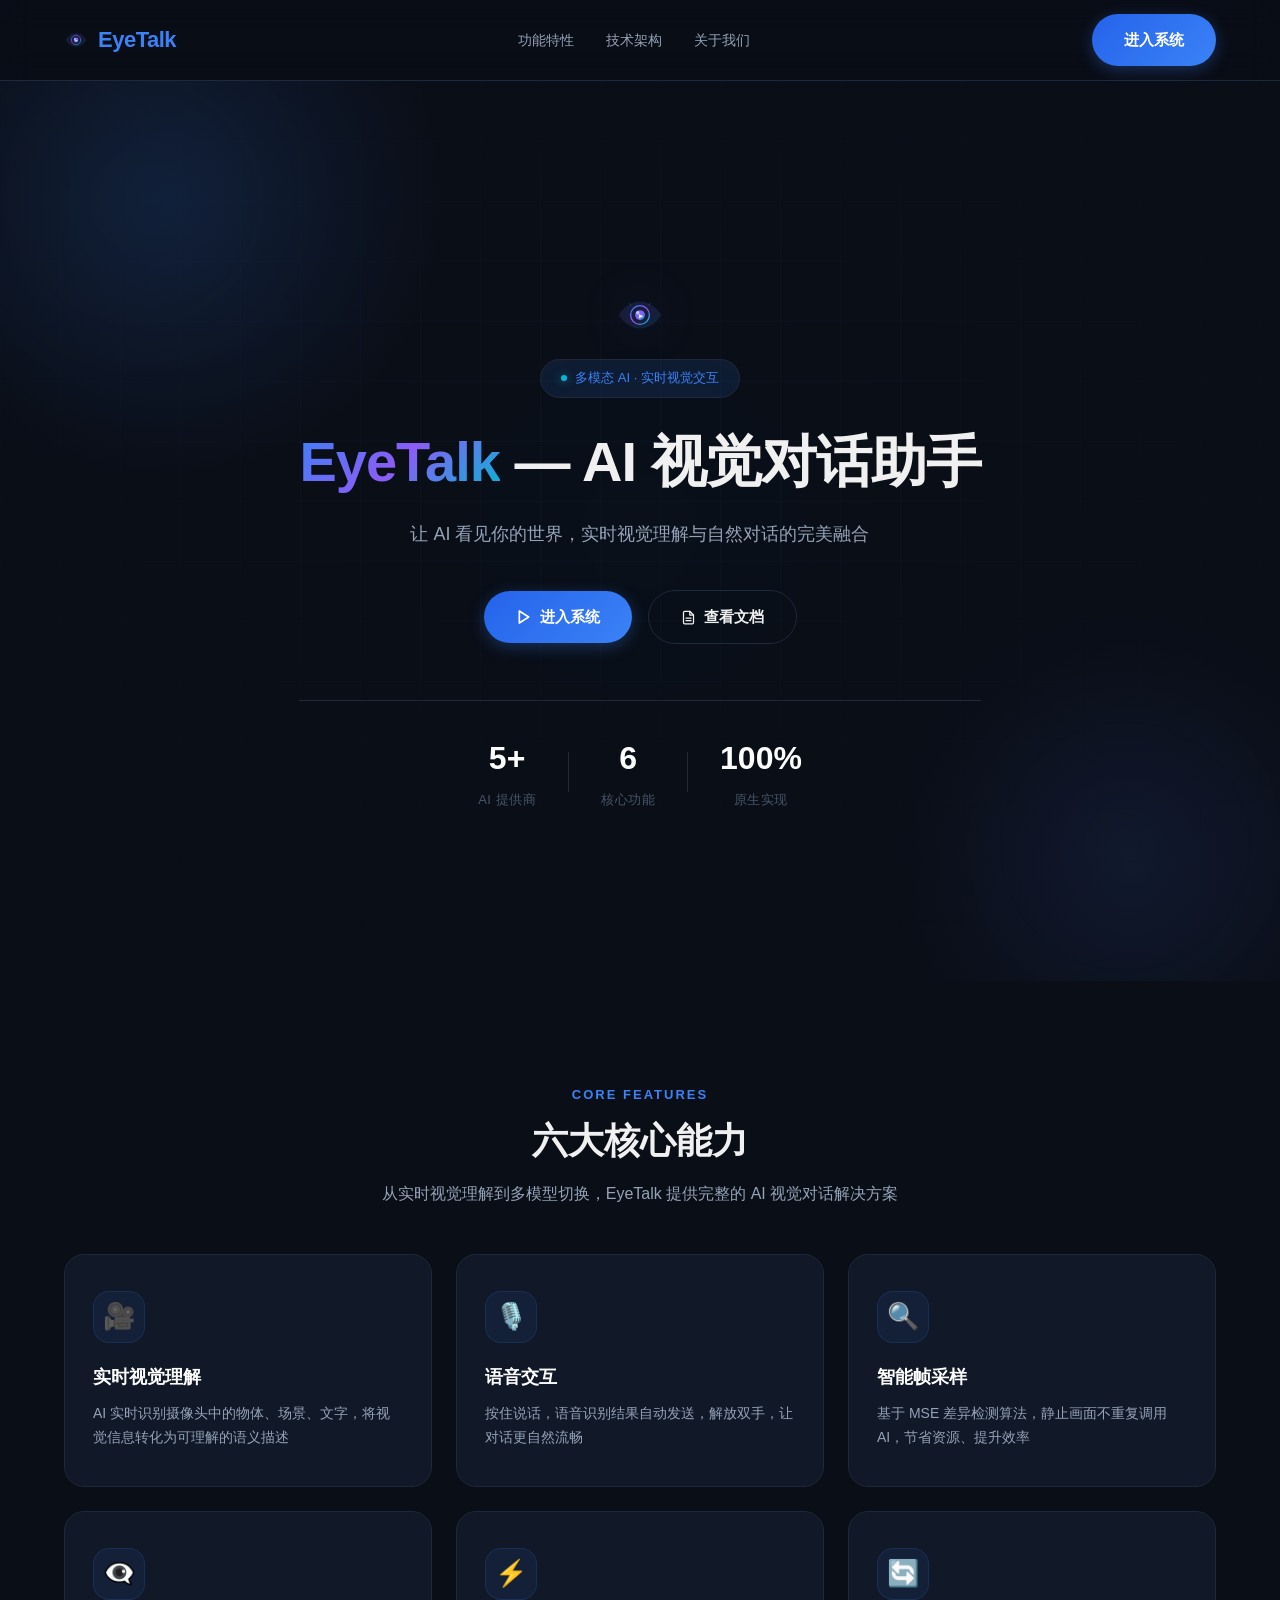
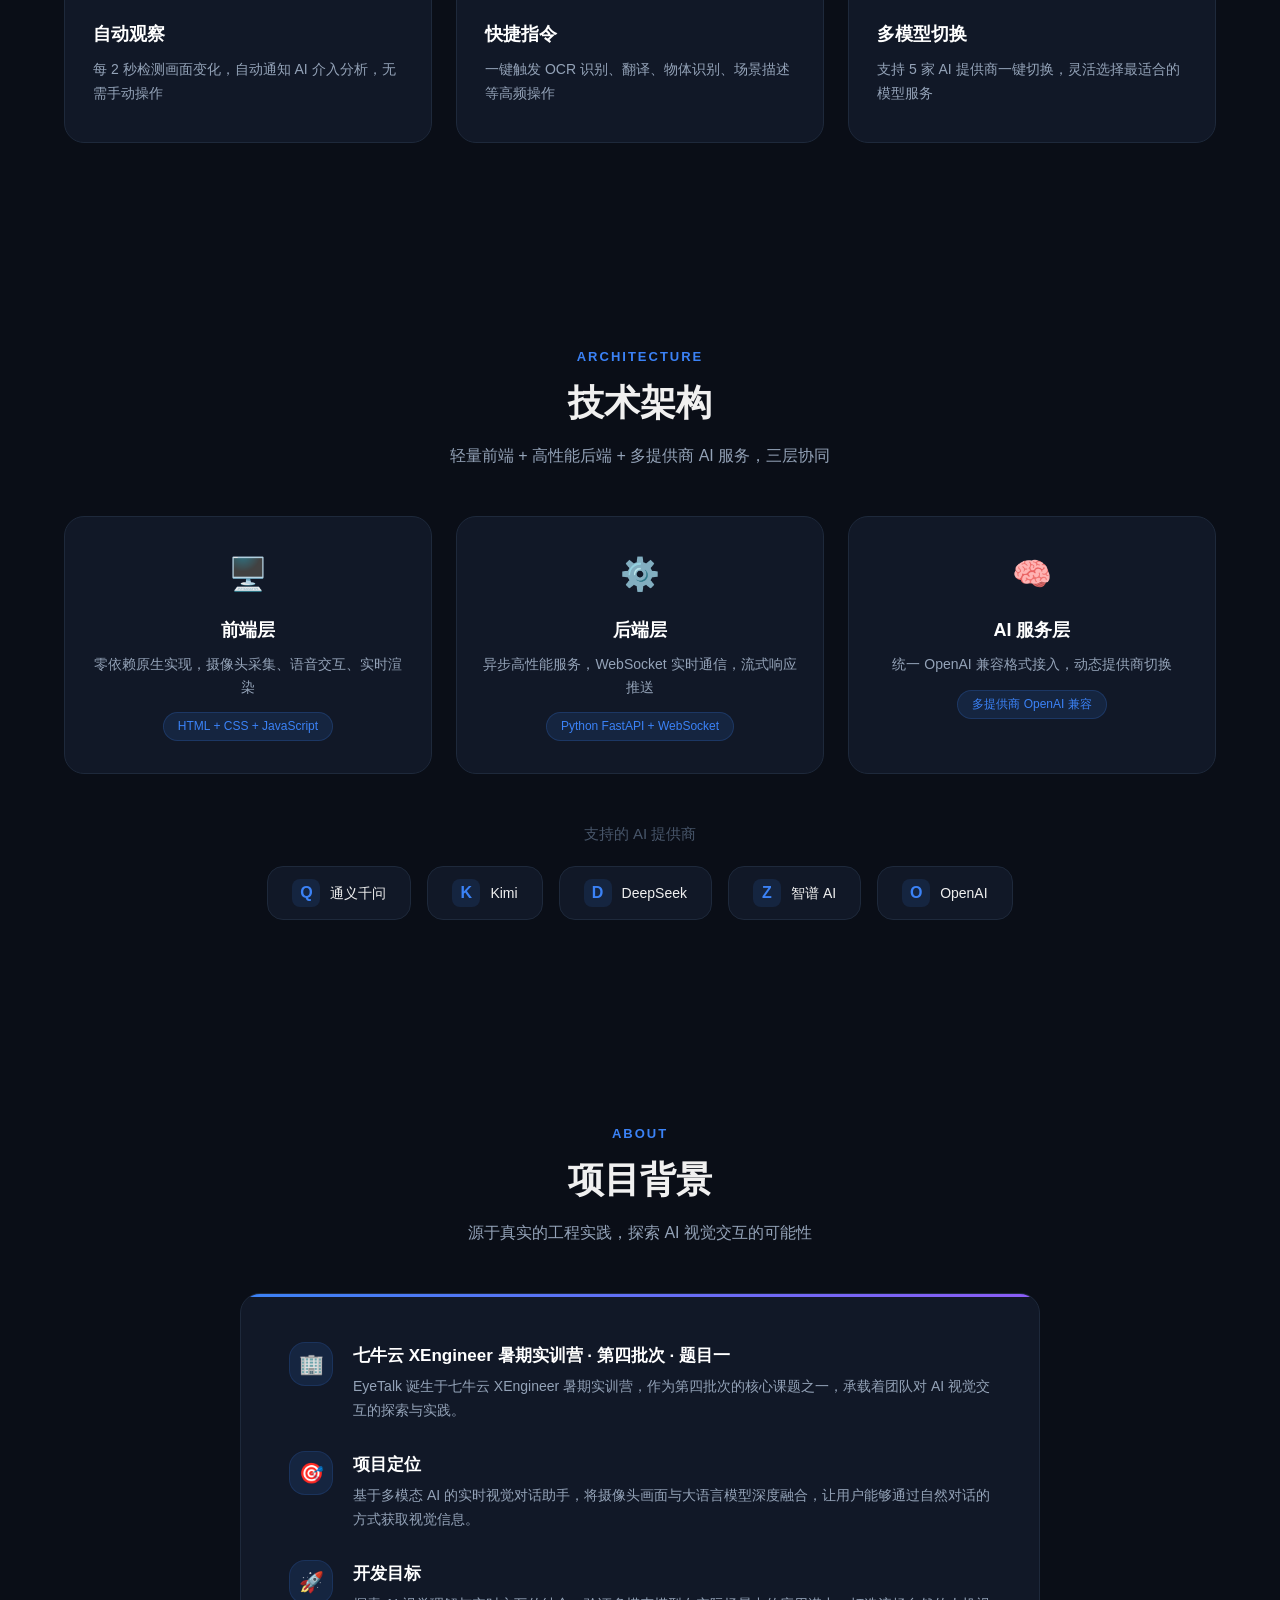
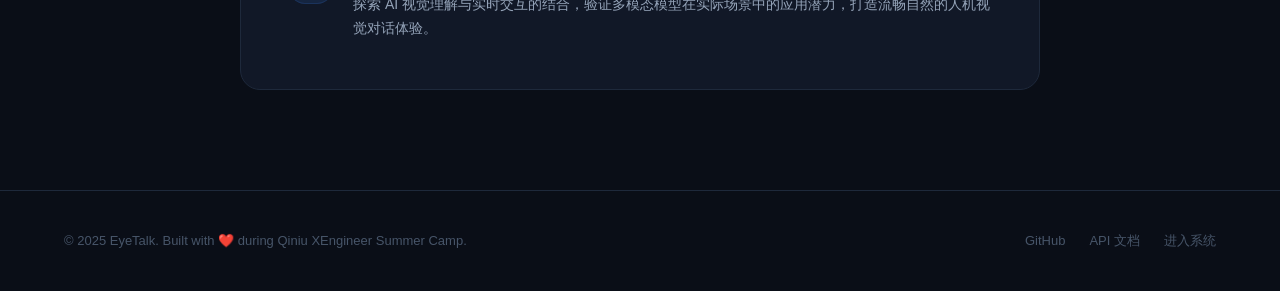
<file: eye-talk/frontend/landing.html>
<!DOCTYPE html>
<html lang="zh-CN">
<head>
  <meta charset="UTF-8" />
  <meta name="viewport" content="width=device-width, initial-scale=1.0" />
  <title>EyeTalk — AI 视觉对话助手</title>
  <meta name="description" content="让 AI 看见你的世界，实时视觉理解与自然对话的完美融合" />
  <meta name="theme-color" content="#1A1A1A" />
  <link rel="icon" type="image/svg+xml" href="favicon.svg" />
  <link rel="apple-touch-icon" href="favicon.svg" />
  <link rel="stylesheet" href="landing.css" />
</head>
<body>

  <!-- ==================== Navigation ==================== -->
  <nav class="nav">
    <div class="container nav-inner">
      <a href="landing.html" class="nav-logo"><img src="favicon.svg" alt="EyeTalk" class="nav-logo-icon" /><span>EyeTalk</span></a>
      <ul class="nav-links">
        <li><a href="#features">功能特性</a></li>
        <li><a href="#architecture">技术架构</a></li>
        <li><a href="#background">关于我们</a></li>
      </ul>
      <a href="/app/" class="btn btn-primary nav-cta">进入系统</a>
    </div>
  </nav>

  <!-- ==================== Hero ==================== -->
  <section class="hero">
    <!-- 背景装饰 -->
    <div class="hero-grid"></div>
    <div class="hero-glow hero-glow--blue"></div>
    <div class="hero-glow hero-glow--purple"></div>
    <div class="hero-glow hero-glow--cyan"></div>

    <div class="hero-content">
      <div class="hero-icon-wrapper">
        <img src="favicon.svg" alt="EyeTalk" class="hero-icon" />
      </div>

      <div class="hero-badge">
        <span class="dot"></span>
        多模态 AI · 实时视觉交互
      </div>

      <h1 class="hero-title">
        <span class="gradient-text">EyeTalk</span> — AI 视觉对话助手
      </h1>

      <p class="hero-subtitle">
        让 AI 看见你的世界，实时视觉理解与自然对话的完美融合
      </p>

      <div class="hero-actions">
        <a href="/app/" class="btn btn-primary">
          <svg width="16" height="16" viewBox="0 0 24 24" fill="none" stroke="currentColor" stroke-width="2.5" stroke-linecap="round" stroke-linejoin="round"><polygon points="5 3 19 12 5 21 5 3"/></svg>
          进入系统
        </a>
        <a href="/docs" class="btn btn-secondary">
          <svg width="15" height="15" viewBox="0 0 24 24" fill="none" stroke="currentColor" stroke-width="2" stroke-linecap="round" stroke-linejoin="round"><path d="M14 2H6a2 2 0 0 0-2 2v16a2 2 0 0 0 2 2h12a2 2 0 0 0 2-2V8z"/><polyline points="14 2 14 8 20 8"/><line x1="16" y1="13" x2="8" y2="13"/><line x1="16" y1="17" x2="8" y2="17"/></svg>
          查看文档
        </a>
      </div>

      <!-- 统计数据 -->
      <div class="hero-stats">
        <div class="stat-item">
          <span class="stat-number" data-count="5" data-suffix="+">0</span>
          <span class="stat-label">AI 提供商</span>
        </div>
        <div class="stat-divider"></div>
        <div class="stat-item">
          <span class="stat-number" data-count="6" data-suffix="">0</span>
          <span class="stat-label">核心功能</span>
        </div>
        <div class="stat-divider"></div>
        <div class="stat-item">
          <span class="stat-number" data-count="100" data-suffix="%">0</span>
          <span class="stat-label">原生实现</span>
        </div>
      </div>
    </div>
  </section>

  <!-- ==================== Features ==================== -->
  <section class="features" id="features">
    <div class="container">
      <div class="text-center reveal">
        <span class="section-label">Core Features</span>
        <h2 class="section-title">六大核心能力</h2>
        <p class="section-desc">从实时视觉理解到多模型切换，EyeTalk 提供完整的 AI 视觉对话解决方案</p>
      </div>

      <div class="features-grid">
        <!-- 1 -->
        <div class="feature-card reveal">
          <div class="feature-icon">🎥</div>
          <h3>实时视觉理解</h3>
          <p>AI 实时识别摄像头中的物体、场景、文字，将视觉信息转化为可理解的语义描述</p>
        </div>
        <!-- 2 -->
        <div class="feature-card reveal">
          <div class="feature-icon">🎙️</div>
          <h3>语音交互</h3>
          <p>按住说话，语音识别结果自动发送，解放双手，让对话更自然流畅</p>
        </div>
        <!-- 3 -->
        <div class="feature-card reveal">
          <div class="feature-icon">🔍</div>
          <h3>智能帧采样</h3>
          <p>基于 MSE 差异检测算法，静止画面不重复调用 AI，节省资源、提升效率</p>
        </div>
        <!-- 4 -->
        <div class="feature-card reveal">
          <div class="feature-icon">👁️‍🗨️</div>
          <h3>自动观察</h3>
          <p>每 2 秒检测画面变化，自动通知 AI 介入分析，无需手动操作</p>
        </div>
        <!-- 5 -->
        <div class="feature-card reveal">
          <div class="feature-icon">⚡</div>
          <h3>快捷指令</h3>
          <p>一键触发 OCR 识别、翻译、物体识别、场景描述等高频操作</p>
        </div>
        <!-- 6 -->
        <div class="feature-card reveal">
          <div class="feature-icon">🔄</div>
          <h3>多模型切换</h3>
          <p>支持 5 家 AI 提供商一键切换，灵活选择最适合的模型服务</p>
        </div>
      </div>
    </div>
  </section>

  <!-- ==================== Architecture ==================== -->
  <section class="architecture" id="architecture">
    <div class="container">
      <div class="text-center reveal">
        <span class="section-label">Architecture</span>
        <h2 class="section-title">技术架构</h2>
        <p class="section-desc">轻量前端 + 高性能后端 + 多提供商 AI 服务，三层协同</p>
      </div>

      <div class="arch-wrapper reveal">
        <!-- 三层架构 -->
        <div class="arch-layers">
          <div class="arch-layer">
            <div class="arch-layer-icon">🖥️</div>
            <h3>前端层</h3>
            <p>零依赖原生实现，摄像头采集、语音交互、实时渲染</p>
            <span class="tech-tag">HTML + CSS + JavaScript</span>
          </div>
          <div class="arch-layer">
            <div class="arch-layer-icon">⚙️</div>
            <h3>后端层</h3>
            <p>异步高性能服务，WebSocket 实时通信，流式响应推送</p>
            <span class="tech-tag">Python FastAPI + WebSocket</span>
          </div>
          <div class="arch-layer">
            <div class="arch-layer-icon">🧠</div>
            <h3>AI 服务层</h3>
            <p>统一 OpenAI 兼容格式接入，动态提供商切换</p>
            <span class="tech-tag">多提供商 OpenAI 兼容</span>
          </div>
        </div>

        <!-- 提供商列表 -->
        <div class="providers-section">
          <h3>支持的 AI 提供商</h3>
          <div class="providers-grid">
            <div class="provider-chip">
              <div class="provider-logo">Q</div>
              通义千问
            </div>
            <div class="provider-chip">
              <div class="provider-logo">K</div>
              Kimi
            </div>
            <div class="provider-chip">
              <div class="provider-logo">D</div>
              DeepSeek
            </div>
            <div class="provider-chip">
              <div class="provider-logo">Z</div>
              智谱 AI
            </div>
            <div class="provider-chip">
              <div class="provider-logo">O</div>
              OpenAI
            </div>
          </div>
        </div>
      </div>
    </div>
  </section>

  <!-- ==================== Background ==================== -->
  <section class="background" id="background">
    <div class="container">
      <div class="text-center reveal">
        <span class="section-label">About</span>
        <h2 class="section-title">项目背景</h2>
        <p class="section-desc">源于真实的工程实践，探索 AI 视觉交互的可能性</p>
      </div>

      <div class="bg-card reveal">
        <div class="bg-items">
          <div class="bg-item">
            <div class="bg-item-icon">🏢</div>
            <div class="bg-item-text">
              <h3>七牛云 XEngineer 暑期实训营 · 第四批次 · 题目一</h3>
              <p>EyeTalk 诞生于七牛云 XEngineer 暑期实训营，作为第四批次的核心课题之一，承载着团队对 AI 视觉交互的探索与实践。</p>
            </div>
          </div>
          <div class="bg-item">
            <div class="bg-item-icon">🎯</div>
            <div class="bg-item-text">
              <h3>项目定位</h3>
              <p>基于多模态 AI 的实时视觉对话助手，将摄像头画面与大语言模型深度融合，让用户能够通过自然对话的方式获取视觉信息。</p>
            </div>
          </div>
          <div class="bg-item">
            <div class="bg-item-icon">🚀</div>
            <div class="bg-item-text">
              <h3>开发目标</h3>
              <p>探索 AI 视觉理解与实时交互的结合，验证多模态模型在实际场景中的应用潜力，打造流畅自然的人机视觉对话体验。</p>
            </div>
          </div>
        </div>
      </div>
    </div>
  </section>

  <!-- ==================== Footer ==================== -->
  <footer class="footer">
    <div class="container footer-inner">
      <p class="footer-copy">&copy; 2025 EyeTalk. Built with ❤️ during Qiniu XEngineer Summer Camp.</p>
      <div class="footer-links">
        <a href="https://github.com" target="_blank" rel="noopener">GitHub</a>
        <a href="/docs">API 文档</a>
        <a href="/app/">进入系统</a>
      </div>
    </div>
  </footer>

  <script src="landing.js"></script>
</body>
</html>
</file>
<file: eye-talk/frontend/landing.css>
/* ============================================================
   EyeTalk Landing Page — 科技风深色主题
   主色 #3B82F6 | 背景 #0A0E17 | 卡片 #111827
   ============================================================ */

/* ---------- Reset ---------- */
*, *::before, *::after {
  margin: 0;
  padding: 0;
  box-sizing: border-box;
}

/* ---------- Root Variables ---------- */
:root {
  --bg:              #0A0E17;
  --bg-card:         #111827;
  --bg-card-hover:   #1A2332;
  --border:          #1E293B;
  --text:            #F0F0F0;
  --text-sub:        #94A3B8;
  --text-muted:      #475569;
  --accent:          #3B82F6;
  --accent-hover:    #2563EB;
  --accent-light:    rgba(59,130,246,0.12);
  --success:         #06B6D4;
  --radius:          16px;
  --radius-lg:       20px;
  --radius-full:     9999px;
  --shadow:          0 2px 12px rgba(59,130,246,0.08);
  --shadow-lg:       0 8px 32px rgba(59,130,246,0.15);
  --ease:            cubic-bezier(0.34, 1.56, 0.64, 1);
  --ease-out:        cubic-bezier(0.22, 1, 0.36, 1);
  --font:            "MiSans", "PingFang SC", "Microsoft YaHei", -apple-system,
                     BlinkMacSystemFont, "Segoe UI", "Noto Sans SC", sans-serif;
}

/* ---------- Global ---------- */
html {
  scroll-behavior: smooth;
}

body {
  font-family: var(--font);
  background: var(--bg);
  color: var(--text);
  line-height: 1.6;
  overflow-x: hidden;
  -webkit-font-smoothing: antialiased;
  -moz-osx-font-smoothing: grayscale;
}

a {
  color: inherit;
  text-decoration: none;
}

img {
  max-width: 100%;
  display: block;
}

/* ---------- Container ---------- */
.container {
  max-width: 1200px;
  margin: 0 auto;
  padding: 0 24px;
}

/* ---------- FadeInUp Keyframes ---------- */
@keyframes fadeInUp {
  from { opacity: 0; transform: translateY(28px); }
  to   { opacity: 1; transform: translateY(0); }
}

/* ---------- Section Common ---------- */
.section-label {
  display: inline-block;
  font-size: 13px;
  font-weight: 600;
  letter-spacing: 2px;
  text-transform: uppercase;
  color: var(--accent);
  margin-bottom: 12px;
}

.section-title {
  font-size: 36px;
  font-weight: 700;
  line-height: 1.3;
  margin-bottom: 16px;
}

.section-desc {
  font-size: 16px;
  color: var(--text-sub);
  max-width: 640px;
  margin: 0 auto 48px;
}

.text-center {
  text-align: center;
}


/* ==================== Navigation ==================== */
.nav {
  position: sticky;
  top: 0;
  z-index: 1000;
  padding: 14px 0;
  background: rgba(10, 14, 23, 0.85);
  backdrop-filter: blur(16px);
  -webkit-backdrop-filter: blur(16px);
  border-bottom: 1px solid var(--border);
  transition: background 0.3s ease, box-shadow 0.3s ease;
}

.nav.scrolled {
  background: rgba(10, 14, 23, 0.95);
  box-shadow: 0 4px 24px rgba(0, 0, 0, 0.3);
}

.nav-inner {
  display: flex;
  align-items: center;
  justify-content: space-between;
}

.nav-logo {
  display: flex;
  align-items: center;
  gap: 10px;
  font-size: 22px;
  font-weight: 700;
  letter-spacing: -0.5px;
}

.nav-logo-icon {
  width: 24px;
  height: 24px;
}

.nav-logo span {
  color: var(--accent);
}

.nav-links {
  display: flex;
  align-items: center;
  gap: 32px;
  list-style: none;
}

.nav-links a {
  font-size: 14px;
  color: var(--text-sub);
  transition: color 0.25s ease;
}

.nav-links a:hover {
  color: var(--text);
}

.nav-cta {
  padding: 10px 24px;
  font-size: 14px;
}


/* ==================== Buttons ==================== */
.btn {
  display: inline-flex;
  align-items: center;
  justify-content: center;
  gap: 8px;
  padding: 14px 32px;
  border-radius: var(--radius-full);
  font-size: 15px;
  font-weight: 600;
  font-family: var(--font);
  cursor: pointer;
  border: none;
  transition: all 0.3s var(--ease);
  white-space: nowrap;
}

.btn-primary {
  background: linear-gradient(135deg, #2563EB, #3B82F6);
  color: #fff;
  box-shadow: 0 4px 16px rgba(59,130,246,0.3);
}

.btn-primary:hover {
  background: linear-gradient(135deg, #1D4ED8, #2563EB);
  transform: translateY(-2px);
  box-shadow: 0 8px 32px rgba(59,130,246,0.4);
}

.btn-secondary {
  background: transparent;
  color: var(--text);
  border: 1px solid var(--border);
}

.btn-secondary:hover {
  border-color: var(--accent);
  color: var(--accent);
  transform: translateY(-2px);
}


/* ==================== Hero ==================== */
.hero {
  position: relative;
  min-height: 100vh;
  display: flex;
  align-items: center;
  justify-content: center;
  text-align: center;
  padding: 120px 24px 80px;
  overflow: hidden;
}

/* 径向渐变光晕装饰 */
.hero::before {
  content: "";
  position: absolute;
  top: -20%;
  left: -10%;
  width: 600px;
  height: 600px;
  background: radial-gradient(circle, rgba(59,130,246,0.12) 0%, transparent 65%);
  pointer-events: none;
}

.hero::after {
  content: "";
  position: absolute;
  bottom: -15%;
  right: -8%;
  width: 500px;
  height: 500px;
  background: radial-gradient(circle, rgba(59,130,246,0.08) 0%, transparent 65%);
  pointer-events: none;
}

.hero-glow {
  position: absolute;
  border-radius: 50%;
  filter: blur(100px);
  pointer-events: none;
  opacity: 0.4;
}

.hero-glow--blue {
  width: 400px;
  height: 400px;
  background: radial-gradient(circle, rgba(59,130,246,0.25), transparent 70%);
  top: -80px;
  left: -60px;
}

.hero-glow--purple {
  width: 350px;
  height: 350px;
  background: radial-gradient(circle, rgba(139,92,246,0.18), transparent 70%);
  bottom: -40px;
  right: -20px;
}

.hero-glow--cyan {
  width: 300px;
  height: 300px;
  background: radial-gradient(circle, rgba(6,182,212,0.12), transparent 70%);
  top: 50%;
  left: 50%;
  transform: translate(-50%, -50%);
}

/* 网格背景 */
.hero-grid {
  position: absolute;
  inset: 0;
  background-image:
    linear-gradient(rgba(59,130,246,0.04) 1px, transparent 1px),
    linear-gradient(90deg, rgba(59,130,246,0.04) 1px, transparent 1px);
  background-size: 60px 60px;
  mask-image: radial-gradient(ellipse 70% 60% at 50% 40%, black 20%, transparent 100%);
  -webkit-mask-image: radial-gradient(ellipse 70% 60% at 50% 40%, black 20%, transparent 100%);
}

.hero-content {
  position: relative;
  z-index: 1;
  max-width: 800px;
  animation: fadeInUp 0.8s ease both;
}

/* Hero 大号项目图标 */
.hero-icon-wrapper {
  display: flex;
  justify-content: center;
  margin-bottom: 20px;
  animation: fadeInUp 0.8s ease 0.05s both;
}

.hero-icon {
  width: 48px;
  height: 48px;
  filter: drop-shadow(0 0 24px rgba(59,130,246,0.4));
  animation: iconPulse 3s ease-in-out infinite;
}

@keyframes iconPulse {
  0%, 100% { filter: drop-shadow(0 0 24px rgba(59,130,246,0.4)); }
  50%      { filter: drop-shadow(0 0 36px rgba(59,130,246,0.6)); }
}

.hero-badge {
  display: inline-flex;
  align-items: center;
  gap: 8px;
  padding: 8px 20px;
  border-radius: var(--radius-full);
  border: 1px solid var(--border);
  background: var(--accent-light);
  font-size: 13px;
  color: var(--accent);
  margin-bottom: 32px;
  animation: fadeInUp 0.8s ease 0.1s both;
}

.hero-badge .dot {
  width: 6px;
  height: 6px;
  border-radius: 50%;
  background: var(--success);
  box-shadow: 0 0 8px rgba(6, 182, 212, 0.6);
}

.hero-title {
  font-size: 56px;
  font-weight: 800;
  line-height: 1.15;
  letter-spacing: -1px;
  margin-bottom: 24px;
  animation: fadeInUp 0.8s ease 0.2s both;
}

.hero-title .gradient-text {
  background: linear-gradient(135deg, #3B82F6 0%, #8B5CF6 50%, #06B6D4 100%);
  -webkit-background-clip: text;
  -webkit-text-fill-color: transparent;
  background-clip: text;
}

.hero-subtitle {
  font-size: 18px;
  color: var(--text-sub);
  line-height: 1.8;
  margin-bottom: 40px;
  animation: fadeInUp 0.8s ease 0.35s both;
}

.hero-actions {
  display: flex;
  align-items: center;
  justify-content: center;
  gap: 16px;
  animation: fadeInUp 0.8s ease 0.5s both;
}

/* Hero 统计数据 */
.hero-stats {
  display: flex;
  align-items: center;
  justify-content: center;
  gap: 32px;
  margin-top: 56px;
  padding-top: 32px;
  border-top: 1px solid var(--border);
  animation: fadeInUp 0.8s ease 0.65s both;
}

.stat-item {
  display: flex;
  flex-direction: column;
  align-items: center;
  gap: 6px;
}

.stat-number {
  font-size: 32px;
  font-weight: 700;
  color: #fff;
  font-variant-numeric: tabular-nums;
}

.stat-label {
  font-size: 13px;
  color: var(--text-muted);
  letter-spacing: 0.5px;
}

.stat-divider {
  width: 1px;
  height: 40px;
  background: var(--border);
}


/* ==================== Features ==================== */
.features {
  padding: 100px 0;
  position: relative;
}

.features > .text-center {
  animation: fadeInUp 0.7s ease both;
}

.features-grid {
  display: grid;
  grid-template-columns: repeat(3, 1fr);
  gap: 24px;
}

.feature-card {
  background: var(--bg-card);
  border: 1px solid var(--border);
  border-radius: var(--radius-lg);
  padding: 36px 28px;
  transition: all 0.3s var(--ease);
  position: relative;
  overflow: hidden;
  opacity: 0;
  animation: fadeInUp 0.6s ease both;
}

.feature-card:nth-child(1) { animation-delay: 0.05s; }
.feature-card:nth-child(2) { animation-delay: 0.1s; }
.feature-card:nth-child(3) { animation-delay: 0.15s; }
.feature-card:nth-child(4) { animation-delay: 0.2s; }
.feature-card:nth-child(5) { animation-delay: 0.25s; }
.feature-card:nth-child(6) { animation-delay: 0.3s; }

.feature-card::before {
  content: "";
  position: absolute;
  top: 0;
  left: 0;
  right: 0;
  height: 3px;
  background: linear-gradient(90deg, #3B82F6, #8B5CF6);
  opacity: 0;
  transition: opacity 0.3s ease;
}

.feature-card:hover {
  background: var(--bg-card-hover);
  border-color: var(--accent);
  transform: translateY(-4px);
  box-shadow: 0 12px 40px rgba(0, 0, 0, 0.3);
}

.feature-card:hover::before {
  opacity: 1;
}

.feature-icon {
  width: 52px;
  height: 52px;
  border-radius: var(--radius);
  display: flex;
  align-items: center;
  justify-content: center;
  font-size: 26px;
  margin-bottom: 20px;
  background: rgba(59,130,246,0.08);
  border: 1px solid rgba(59,130,246,0.15);
  transition: background 0.3s ease;
}

.feature-card:hover .feature-icon {
  background: rgba(59,130,246,0.15);
}

.feature-card h3 {
  font-size: 18px;
  font-weight: 600;
  color: #fff;
  margin-bottom: 10px;
}

.feature-card p {
  font-size: 14px;
  color: var(--text-sub);
  line-height: 1.7;
}


/* ==================== Architecture ==================== */
.architecture {
  padding: 100px 0;
  position: relative;
}

.architecture > .text-center {
  animation: fadeInUp 0.7s ease both;
}

.arch-wrapper {
  display: flex;
  flex-direction: column;
  gap: 40px;
  animation: fadeInUp 0.7s ease 0.15s both;
}

.arch-layers {
  display: grid;
  grid-template-columns: repeat(3, 1fr);
  gap: 24px;
}

.arch-layer {
  background: var(--bg-card);
  border: 1px solid var(--border);
  border-radius: var(--radius-lg);
  padding: 32px 24px;
  text-align: center;
  transition: all 0.3s var(--ease);
}

.arch-layer:hover {
  border-color: var(--accent);
  transform: translateY(-3px);
  box-shadow: var(--shadow);
}

.arch-layer-icon {
  font-size: 32px;
  margin-bottom: 16px;
}

.arch-layer h3 {
  font-size: 18px;
  font-weight: 600;
  color: #fff;
  margin-bottom: 8px;
}

.arch-layer p {
  font-size: 14px;
  color: var(--text-sub);
  line-height: 1.6;
}

.tech-tag {
  display: inline-block;
  margin-top: 14px;
  padding: 4px 14px;
  border-radius: var(--radius-full);
  font-size: 12px;
  font-weight: 500;
  background: var(--accent-light);
  color: var(--accent);
  border: 1px solid rgba(59,130,246,0.2);
}

/* Providers */
.providers-section {
  margin-top: 8px;
}

.providers-section h3 {
  font-size: 15px;
  font-weight: 500;
  margin-bottom: 20px;
  text-align: center;
  color: var(--text-muted);
}

.providers-grid {
  display: flex;
  justify-content: center;
  gap: 16px;
  flex-wrap: wrap;
}

.provider-chip {
  display: flex;
  align-items: center;
  gap: 10px;
  padding: 12px 24px;
  background: var(--bg-card);
  border: 1px solid var(--border);
  border-radius: var(--radius);
  font-size: 14px;
  font-weight: 500;
  transition: all 0.3s var(--ease);
}

.provider-chip:hover {
  border-color: var(--accent);
  background: var(--bg-card-hover);
  transform: translateY(-2px);
}

.provider-logo {
  width: 28px;
  height: 28px;
  border-radius: 8px;
  display: flex;
  align-items: center;
  justify-content: center;
  font-size: 16px;
  font-weight: 700;
  background: var(--accent-light);
  color: var(--accent);
}


/* ==================== Background / About ==================== */
.background {
  padding: 100px 0;
}

.background > .text-center {
  animation: fadeInUp 0.7s ease both;
}

.bg-card {
  max-width: 800px;
  margin: 0 auto;
  background: var(--bg-card);
  border: 1px solid var(--border);
  border-radius: var(--radius-lg);
  padding: 48px;
  position: relative;
  overflow: hidden;
  animation: fadeInUp 0.7s ease 0.15s both;
}

.bg-card::before {
  content: "";
  position: absolute;
  top: 0;
  left: 0;
  right: 0;
  height: 3px;
  background: linear-gradient(90deg, #3B82F6, #8B5CF6);
}

.bg-items {
  display: flex;
  flex-direction: column;
  gap: 28px;
}

.bg-item {
  display: flex;
  align-items: flex-start;
  gap: 20px;
}

.bg-item-icon {
  width: 44px;
  height: 44px;
  flex-shrink: 0;
  border-radius: var(--radius);
  display: flex;
  align-items: center;
  justify-content: center;
  font-size: 20px;
  background: var(--accent-light);
  border: 1px solid rgba(59,130,246,0.15);
}

.bg-item-text h3 {
  font-size: 17px;
  font-weight: 600;
  color: #fff;
  margin-bottom: 6px;
}

.bg-item-text p {
  font-size: 14px;
  color: var(--text-sub);
  line-height: 1.7;
}


/* ==================== Footer ==================== */
.footer {
  padding: 40px 0;
  border-top: 1px solid var(--border);
}

.footer-inner {
  display: flex;
  align-items: center;
  justify-content: space-between;
}

.footer-copy {
  font-size: 13px;
  color: var(--text-muted);
}

.footer-links {
  display: flex;
  gap: 24px;
}

.footer-links a {
  font-size: 13px;
  color: var(--text-muted);
  transition: color 0.25s ease;
}

.footer-links a:hover {
  color: var(--accent);
}


/* ==================== Scroll Reveal ==================== */
.reveal {
  opacity: 0;
  transform: translateY(28px);
  transition: opacity 0.7s ease, transform 0.7s ease;
}

.reveal.visible {
  opacity: 1;
  transform: translateY(0);
}


/* ==================== Responsive ==================== */
@media (max-width: 1200px) {
  .features-grid {
    grid-template-columns: repeat(2, 1fr);
  }
}

@media (max-width: 768px) {
  .hero-title {
    font-size: 36px;
  }

  .hero-subtitle {
    font-size: 16px;
  }

  .hero-actions {
    flex-direction: column;
  }

  .hero-stats {
    gap: 20px;
  }

  .stat-number {
    font-size: 24px;
  }

  .features-grid {
    grid-template-columns: 1fr;
  }

  .arch-layers {
    grid-template-columns: 1fr;
  }

  .nav-links {
    display: none;
  }

  .bg-card {
    padding: 28px;
  }

  .section-title {
    font-size: 28px;
  }

  .footer-inner {
    flex-direction: column;
    gap: 16px;
    text-align: center;
  }
}

@media (max-width: 400px) {
  .hero-title {
    font-size: 28px;
  }

  .hero-badge {
    font-size: 12px;
    padding: 6px 14px;
  }

  .btn {
    padding: 12px 24px;
    font-size: 14px;
  }

  .feature-card {
    padding: 24px 20px;
  }

  .bg-card {
    padding: 20px;
  }

  .bg-item {
    flex-direction: column;
    gap: 12px;
  }
}
</file>
